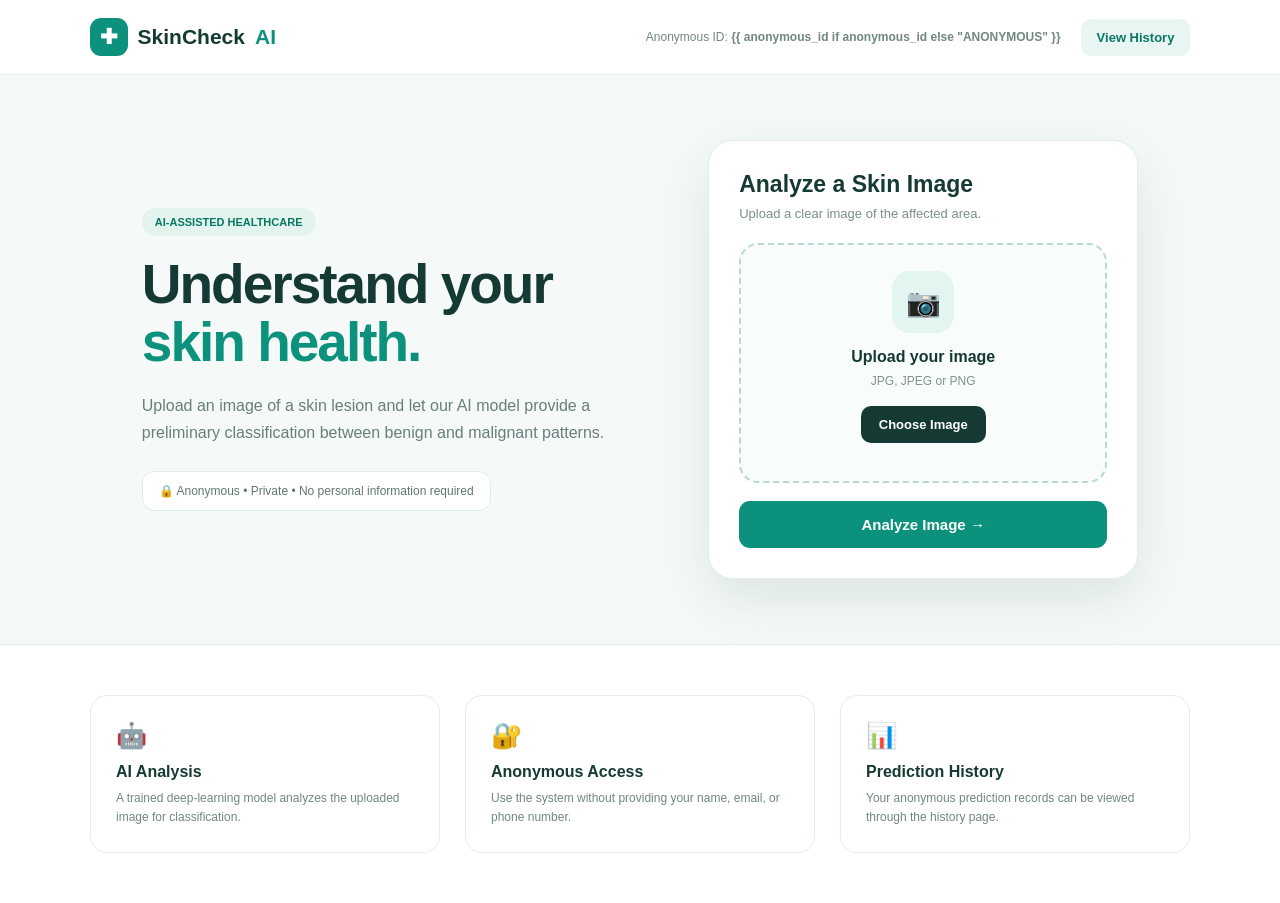
<file: templates/index.html>
<!DOCTYPE html>
<html lang="en">
<head>
    <meta charset="UTF-8">
    <meta name="viewport" content="width=device-width, initial-scale=1.0">

    <title>SkinCheck AI</title>

    <style>
        * {
            box-sizing: border-box;
            margin: 0;
            padding: 0;
        }

        body {
            font-family: Arial, sans-serif;
            background: #f5faf9;
            color: #153a34;
        }

        /* NAVBAR */

        nav {
            height: 75px;
            background: white;
            border-bottom: 1px solid #e3efec;

            display: flex;
            align-items: center;
            justify-content: space-between;

            padding: 0 7%;
        }

        .logo {
            display: flex;
            align-items: center;
            gap: 10px;

            font-size: 21px;
            font-weight: bold;
        }

        .logo-icon {
            width: 38px;
            height: 38px;

            border-radius: 11px;
            background: #0c927c;
            color: white;

            display: flex;
            align-items: center;
            justify-content: center;
        }

        .logo span {
            color: #0c927c;
        }

        .nav-right {
            display: flex;
            align-items: center;
            gap: 20px;
        }

        .anonymous-id {
            font-size: 12px;
            color: #718782;
        }

        .history {
            text-decoration: none;
            background: #e8f5f2;
            color: #087763;

            padding: 11px 16px;
            border-radius: 10px;

            font-size: 13px;
            font-weight: bold;
        }

        /* HERO */

        .hero {
            max-width: 1150px;
            margin: auto;

            padding: 65px 6%;

            display: grid;
            grid-template-columns: 1fr 430px;
            gap: 70px;

            align-items: center;
        }

        .badge {
            display: inline-block;

            background: #e3f4ef;
            color: #087763;

            padding: 8px 13px;
            border-radius: 30px;

            font-size: 11px;
            font-weight: bold;

            margin-bottom: 20px;
        }

        h1 {
            font-size: 55px;
            line-height: 1.05;
            letter-spacing: -2px;

            margin-bottom: 20px;
        }

        h1 span {
            color: #0c927c;
        }

        .description {
            color: #687e79;
            font-size: 16px;
            line-height: 1.7;

            max-width: 520px;
            margin-bottom: 25px;
        }

        .privacy {
            display: inline-block;

            background: white;
            border: 1px solid #dfece9;

            padding: 12px 16px;
            border-radius: 12px;

            color: #607773;
            font-size: 12px;
        }

        /* UPLOAD */

        .upload-card {
            background: white;

            padding: 30px;

            border-radius: 25px;

            border: 1px solid #e1eeeb;

            box-shadow:
                0 20px 55px rgba(25, 75, 65, 0.12);
        }

        .upload-card h2 {
            font-size: 23px;
            margin-bottom: 8px;
        }

        .upload-card > p {
            color: #7a8e8a;
            font-size: 13px;
            margin-bottom: 22px;
        }

        .drop-zone {
            min-height: 240px;

            border: 2px dashed #b8d8d2;
            border-radius: 19px;

            background: #f8fcfb;

            display: flex;
            flex-direction: column;
            justify-content: center;
            align-items: center;

            text-align: center;
            padding: 20px;
        }

        .upload-icon {
            width: 62px;
            height: 62px;

            border-radius: 18px;

            background: #e3f5f0;

            display: flex;
            align-items: center;
            justify-content: center;

            font-size: 28px;

            margin-bottom: 15px;
        }

        .drop-zone h3 {
            font-size: 16px;
            margin-bottom: 8px;
        }

        .drop-zone p {
            color: #82938f;
            font-size: 12px;
            margin-bottom: 18px;
        }

        input[type="file"] {
            display: none;
        }

        .choose {
            background: #153a34;
            color: white;

            padding: 11px 18px;

            border-radius: 10px;

            font-size: 13px;
            font-weight: bold;

            cursor: pointer;
        }

        #file-name {
            margin-top: 12px;
            font-size: 12px;
            color: #0c927c;
            font-weight: bold;
        }

        .predict {
            width: 100%;

            margin-top: 18px;

            padding: 15px;

            border: none;
            border-radius: 11px;

            background: #0c927c;
            color: white;

            font-size: 15px;
            font-weight: bold;

            cursor: pointer;
        }

        .predict:hover {
            background: #087763;
        }

        /* FEATURES */

        .features {
            background: white;

            padding: 50px 7%;

            border-top: 1px solid #e5efed;
        }

        .feature-container {
            max-width: 1100px;
            margin: auto;

            display: grid;
            grid-template-columns: repeat(3, 1fr);

            gap: 25px;
        }

        .feature {
            border: 1px solid #e3eeeb;
            border-radius: 17px;

            padding: 25px;
        }

        .feature-icon {
            font-size: 25px;
            margin-bottom: 13px;
        }

        .feature h3 {
            font-size: 16px;
            margin-bottom: 8px;
        }

        .feature p {
            color: #718681;
            font-size: 12px;
            line-height: 1.6;
        }

        /* MOBILE */

        @media(max-width: 800px) {

            nav {
                padding: 0 20px;
            }

            .anonymous-id {
                display: none;
            }

            .hero {
                grid-template-columns: 1fr;
                padding: 45px 20px;
                gap: 40px;
            }

            h1 {
                font-size: 43px;
            }

            .feature-container {
                grid-template-columns: 1fr;
            }
        }
    </style>
</head>

<body>

<!-- NAVBAR -->

<nav>

    <div class="logo">
        <div class="logo-icon">✚</div>
        SkinCheck <span>AI</span>
    </div>

    <div class="nav-right">

        <div class="anonymous-id">
            Anonymous ID:
            <strong>
                {{ anonymous_id if anonymous_id else "ANONYMOUS" }}
            </strong>
        </div>

        <a class="history" href="/history">
            View History
        </a>

    </div>

</nav>


<!-- HERO -->

<section class="hero">

    <div>

        <div class="badge">
            AI-ASSISTED HEALTHCARE
        </div>

        <h1>
            Understand your
            <span>skin health.</span>
        </h1>

        <p class="description">
            Upload an image of a skin lesion and let our
            AI model provide a preliminary classification
            between benign and malignant patterns.
        </p>

        <div class="privacy">
            🔒 Anonymous • Private • No personal information required
        </div>

    </div>


    <!-- UPLOAD CARD -->

    <div class="upload-card">

        <h2>Analyze a Skin Image</h2>

        <p>
            Upload a clear image of the affected area.
        </p>

        <form action="/predict"
              method="POST"
              enctype="multipart/form-data">

            <div class="drop-zone">

                <div class="upload-icon">
                    📷
                </div>

                <h3>Upload your image</h3>

                <p>
                    JPG, JPEG or PNG
                </p>

                <label for="image" class="choose">
                    Choose Image
                </label>

                <input
                    type="file"
                    id="image"
                    name="image"
                    accept="image/*"
                    required
                    onchange="showFileName()"
                >

                <div id="file-name"></div>

            </div>

            <button class="predict" type="submit">
                Analyze Image →
            </button>

        </form>

    </div>

</section>


<!-- FEATURES -->

<section class="features">

    <div class="feature-container">

        <div class="feature">

            <div class="feature-icon">🤖</div>

            <h3>AI Analysis</h3>

            <p>
                A trained deep-learning model analyzes
                the uploaded image for classification.
            </p>

        </div>


        <div class="feature">

            <div class="feature-icon">🔐</div>

            <h3>Anonymous Access</h3>

            <p>
                Use the system without providing
                your name, email, or phone number.
            </p>

        </div>


        <div class="feature">

            <div class="feature-icon">📊</div>

            <h3>Prediction History</h3>

            <p>
                Your anonymous prediction records can
                be viewed through the history page.
            </p>

        </div>

    </div>

</section>


<script>

function showFileName() {

    const fileInput = document.getElementById("image");
    const fileName = document.getElementById("file-name");

    if (fileInput.files.length > 0) {

        fileName.innerHTML =
            "✓ " + fileInput.files[0].name;

    }

}

</script>

</body>
</html>
</file>
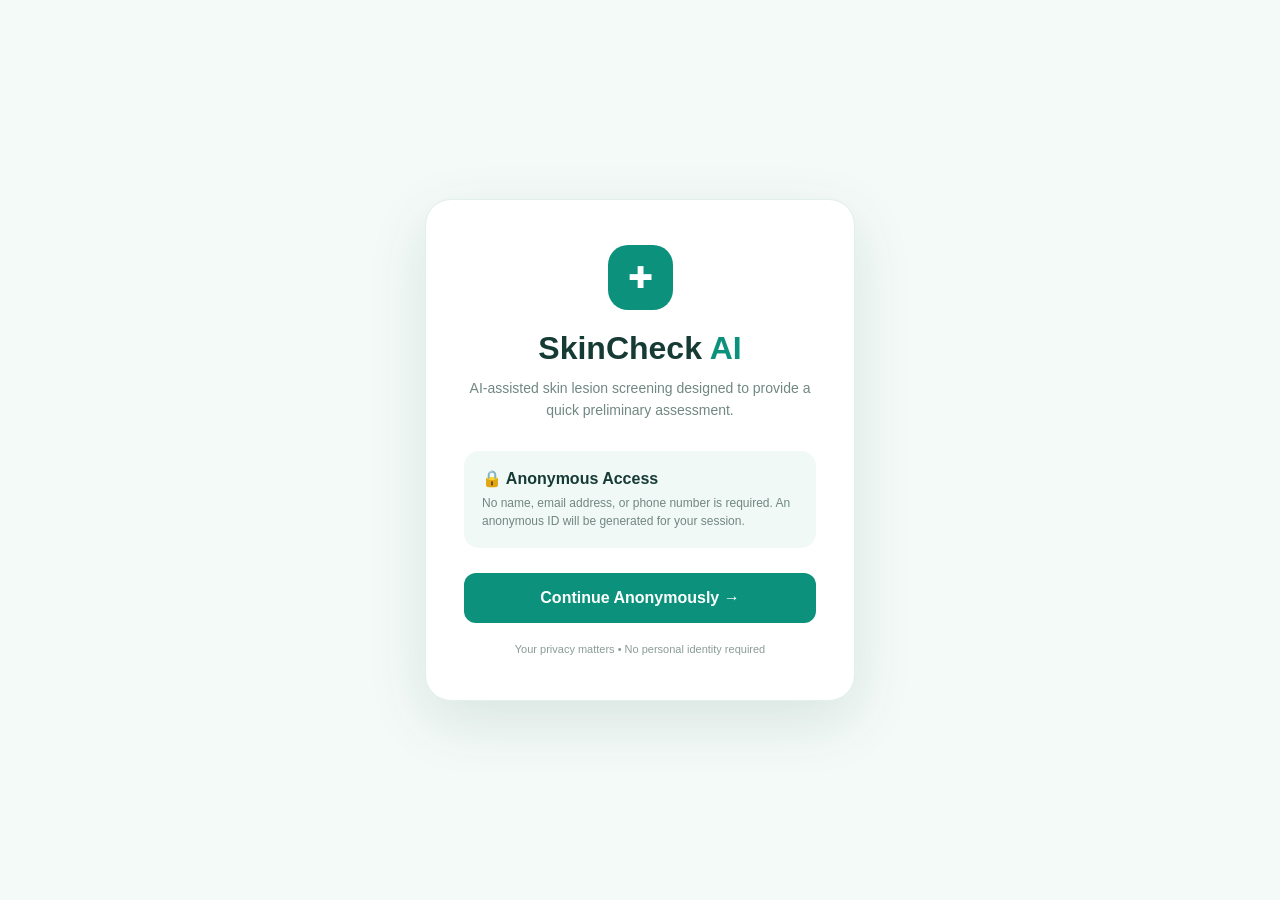
<file: templates/login.html>
<!DOCTYPE html>
<html lang="en">
<head>
    <meta charset="UTF-8">
    <meta name="viewport" content="width=device-width, initial-scale=1.0">
    <title>SkinCheck AI - Login</title>

    <style>
        * {
            box-sizing: border-box;
            margin: 0;
            padding: 0;
        }

        body {
            font-family: Arial, sans-serif;
            min-height: 100vh;
            background: #f4faf8;
            display: flex;
            justify-content: center;
            align-items: center;
            color: #163b35;
        }

        .card {
            width: 430px;
            max-width: 92%;
            background: white;
            border-radius: 26px;
            padding: 45px 38px;
            text-align: center;
            box-shadow: 0 20px 60px rgba(20, 70, 60, 0.12);
            border: 1px solid #e2efeb;
        }

        .logo {
            width: 65px;
            height: 65px;
            margin: 0 auto 20px;
            border-radius: 20px;
            background: #0c927c;
            color: white;
            display: flex;
            align-items: center;
            justify-content: center;
            font-size: 30px;
        }

        h1 {
            font-size: 32px;
            margin-bottom: 10px;
        }

        h1 span {
            color: #0c927c;
        }

        .subtitle {
            color: #718782;
            line-height: 1.6;
            font-size: 14px;
            margin-bottom: 30px;
        }

        .anonymous-box {
            background: #f1f9f7;
            border-radius: 15px;
            padding: 18px;
            text-align: left;
            margin-bottom: 25px;
        }

        .anonymous-box strong {
            display: block;
            margin-bottom: 6px;
            color: #163b35;
        }

        .anonymous-box p {
            color: #718782;
            font-size: 12px;
            line-height: 1.5;
        }

        button {
            width: 100%;
            border: none;
            border-radius: 12px;
            padding: 16px;
            background: #0c927c;
            color: white;
            font-size: 16px;
            font-weight: bold;
            cursor: pointer;
        }

        button:hover {
            background: #087763;
        }

        .privacy {
            margin-top: 20px;
            color: #8a9c98;
            font-size: 11px;
        }
    </style>
</head>

<body>

<div class="card">

    <div class="logo">✚</div>

    <h1>SkinCheck <span>AI</span></h1>

    <p class="subtitle">
        AI-assisted skin lesion screening designed
        to provide a quick preliminary assessment.
    </p>

    <div class="anonymous-box">
        <strong>🔒 Anonymous Access</strong>
        <p>
            No name, email address, or phone number is required.
            An anonymous ID will be generated for your session.
        </p>
    </div>

    <form action="/login" method="POST">
        <button type="submit">
            Continue Anonymously →
        </button>
    </form>

    <div class="privacy">
        Your privacy matters • No personal identity required
    </div>

</div>

</body>
</html>
</file>
